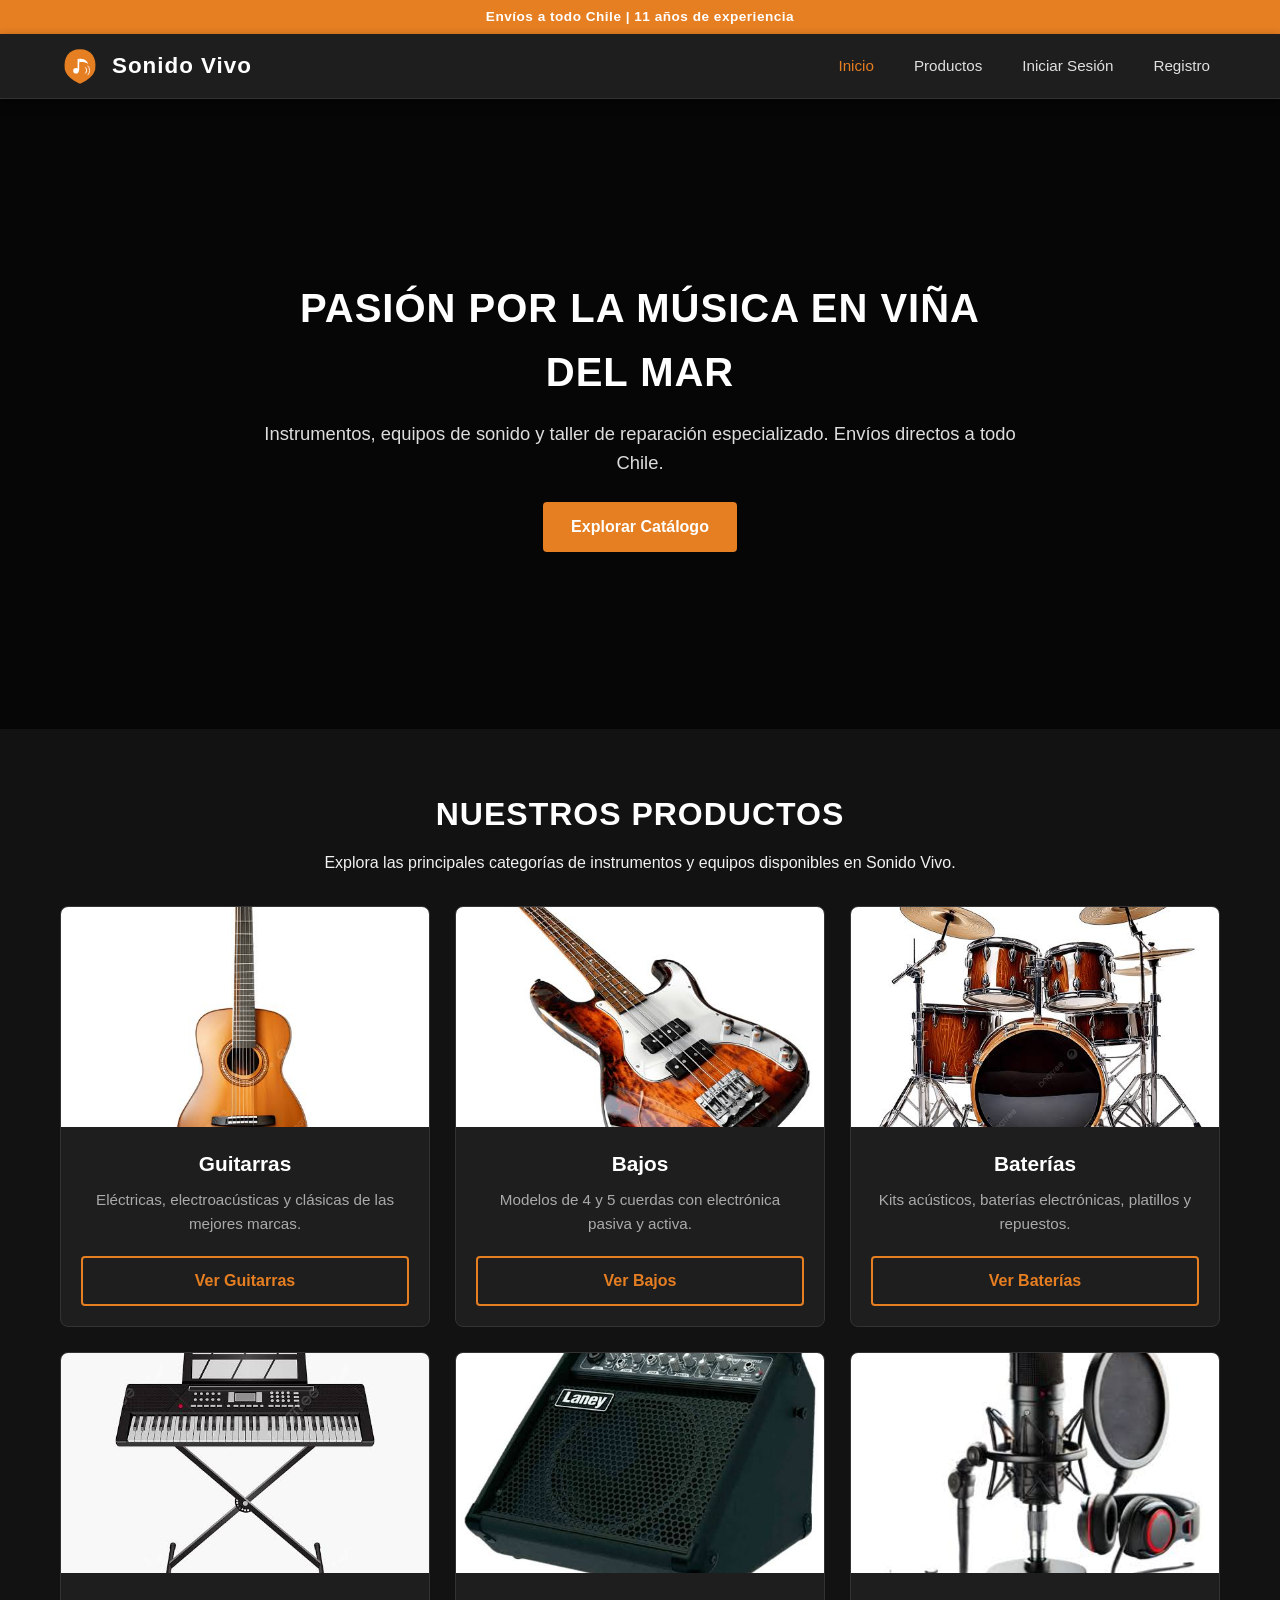
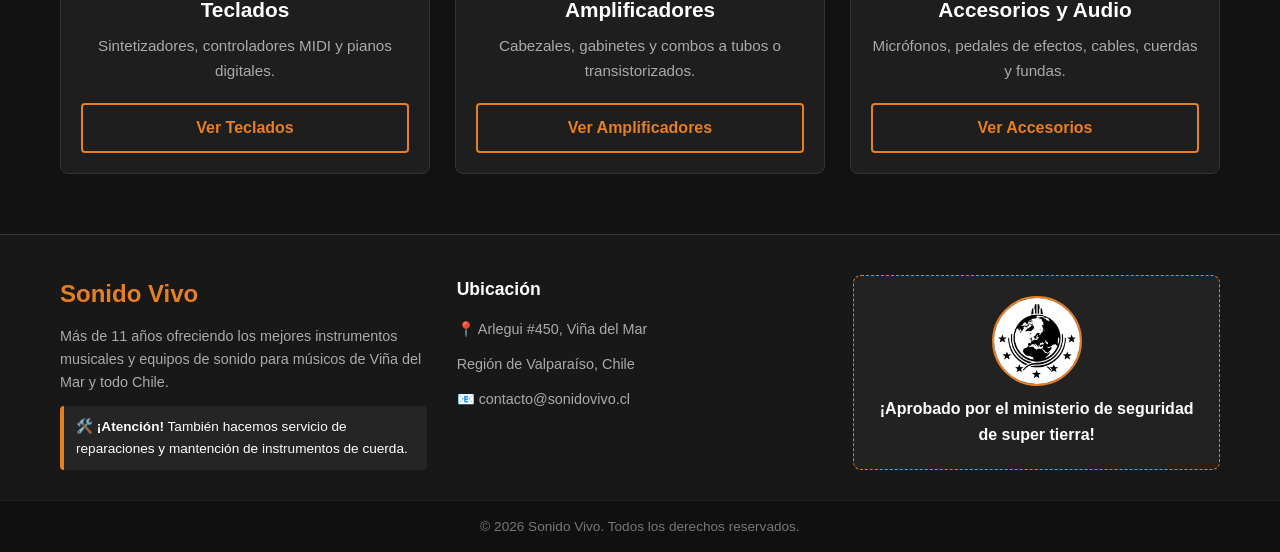
<file: proyecto-grupo-12/index.html>
<!DOCTYPE html>
<html lang="es">
<head>
    <meta charset="UTF-8">
    <meta name="viewport" content="width=device-width, initial-scale=1.0">
    <title>Sonido Vivo</title>
    <link rel="stylesheet" href="css/style.css">
</head>
<body>
    <div class="top-bar">
        <p>Envíos a todo Chile | 11 años de experiencia</p>

    </div>

    <header class="main-header">
        <nav class="navbar">
    
            
            <div class="nav-brand">
                <!-- Espacio reservado para la imagen del logo -->
                 <!-- El concepto de svg me facina cuanto menos, con codigo crea una imagen...como lo estamos haciendo ahora con css -->
                <img src="img/logo.svg" alt="Logo Sonido Vivo" class="logo">
                <span class="brand-name">Sonido Vivo</span>
            </div>

            <!-- Sector del menu de navegacion -->
            <ul class="nav-menu">
                <li><a href="index.html" class="nav-link active">Inicio</a></li>
                <li><a href="productos.html" class="nav-link">Productos</a></li>
                <li><a href="login.html" class="nav-link">Iniciar Sesión</a></li>
                <li><a href="registro.html" class="nav-link">Registro</a></li>
            </ul>

        </nav>
</header>
        <!-- Main por que mi asistente dijo que simon -->
    <main>
        <!-- Una seccion hero se refiere a lo primero que vera el usuario, algo impactante en escena baby-->
        <!-- Seccion de bucle loooooop -->
        <section class="hero-section">
            <!--  video HTML5 -->
            <video autoplay loop muted playsinline class="hero-video">
            <source src="media/banner-video.mp4" type="video/mp4">
            Tu navegador no soporta el formato de video.
            </video>

            <!-- una capa oscura para que se vea mejor -->
            <div class="hero-overlay"></div>

            <!-- Contenido encima del video -->
            <div class="hero-content">
            <h1>Pasión por la Música en Viña del Mar</h1>
            <p>Instrumentos, equipos de sonido y taller de reparación especializado. Envíos directos a todo Chile.</p>
            <a href="productos.html" class="btn-primary">Explorar Catálogo</a>
            </div>
        </section>

        <!-- Sección de catalago -->
  <section class="categories-section">
    <h2>Nuestros Productos</h2>
    <p class="section-subtitle">Explora las principales categorías de instrumentos y equipos disponibles en Sonido Vivo.</p>

    <div class="categories-grid">
      
      <!--  Guitarras -->
      <article class="category-card">
        <img src="img/guitarraCategoria.jpg" alt="Guitarras Eléctricas y Acústicas" class="category-img">
        <div class="category-info">
          <h3>Guitarras</h3>
          <p>Eléctricas, electroacústicas y clásicas de las mejores marcas.</p>
          <a href="productos.html" class="btn-category">Ver Guitarras</a>
        </div>
      </article>

      <!--  Bajos -->
      <article class="category-card">
        <img src="img/bajoCategoria.jpg" alt="Bajos Eléctricos" class="category-img">
        <div class="category-info">
          <h3>Bajos</h3>
          <p>Modelos de 4 y 5 cuerdas con electrónica pasiva y activa.</p>
          <a href="productos.html" class="btn-category">Ver Bajos</a>
        </div>
      </article>

      <!--  Baterías y Percusión -->
      <article class="category-card">
        <img src="img/bateriaCategoria.jpg" alt="Baterías y Percusión" class="category-img">
        <div class="category-info">
          <h3>Baterías</h3>
          <p>Kits acústicos, baterías electrónicas, platillos y repuestos.</p>
          <a href="productos.html" class="btn-category">Ver Baterías</a>
        </div>
      </article>

      <!-- Teclados -->
      <article class="category-card">
        <img src="img/tecladoCategoria.jpg" alt="Teclados y Pianos" class="category-img">
        <div class="category-info">
          <h3>Teclados</h3>
          <p>Sintetizadores, controladores MIDI y pianos digitales.</p>
          <a href="productos.html" class="btn-category">Ver Teclados</a>
        </div>
      </article>

      <!--  Amplificadores -->
      <article class="category-card">
        <img src="img/amplificadorPng.jpg" alt="Amplificadores" class="category-img">
        <div class="category-info">
          <h3>Amplificadores</h3>
          <p>Cabezales, gabinetes y combos a tubos o transistorizados.</p>
          <a href="productos.html" class="btn-category">Ver Amplificadores</a>
        </div>
      </article>

      <!--  Micrófonos, Pedales y Accesorios -->
      <article class="category-card">
        <img src="img/accesoriosCategoria.jpg" alt="Micrófonos, Pedales y Accesorios" class="category-img">
        <div class="category-info">
          <h3>Accesorios y Audio</h3>
          <p>Micrófonos, pedales de efectos, cables, cuerdas y fundas.</p>
          <a href="productos.html" class="btn-category">Ver Accesorios</a>
        </div>
      </article>

    </div>
  </section>

  <!-- Footer-->
<footer class="main-footer">
  <div class="footer-container">
    
    <!-- Información de la Empresa -->
    <div class="footer-column">
      <h3>Sonido Vivo</h3>
      <p class="footer-desc">
        Más de 11 años ofreciendo los mejores instrumentos musicales y equipos de sonido para músicos de Viña del Mar y todo Chile.
      </p>
      <div class="repair-badge">
        <p>🛠️ <strong>¡Atención!</strong> También hacemos servicio de reparaciones y mantención de instrumentos de cuerda.</p>
      </div>
    </div>

    <!--  Ubicación y Contacto -->
    <div class="footer-column">
      <h4>Ubicación</h4>
      <p>📍 Arlegui #450, Viña del Mar</p>
      <p>Región de Valparaíso, Chile</p>
      <p>📧 contacto@sonidovivo.cl</p>
      
    </div>

    <!--Super tierra lo aprueba -->
    <div class="footer-column approval-box">
      <img src="img/SuperTierra.png" alt="Garantía de calidad" class="approval-img">
      <span class="approval-text">¡Aprobado por el ministerio de seguridad de super tierra!</span>
    </div>

  </div>

  <!-- Barra de Derechos Reservados -->
  <div class="footer-bottom">
    <p>&copy; 2026 Sonido Vivo. Todos los derechos reservados.</p>
  </div>
</footer>

    </main>
</body>

</html>
</file>
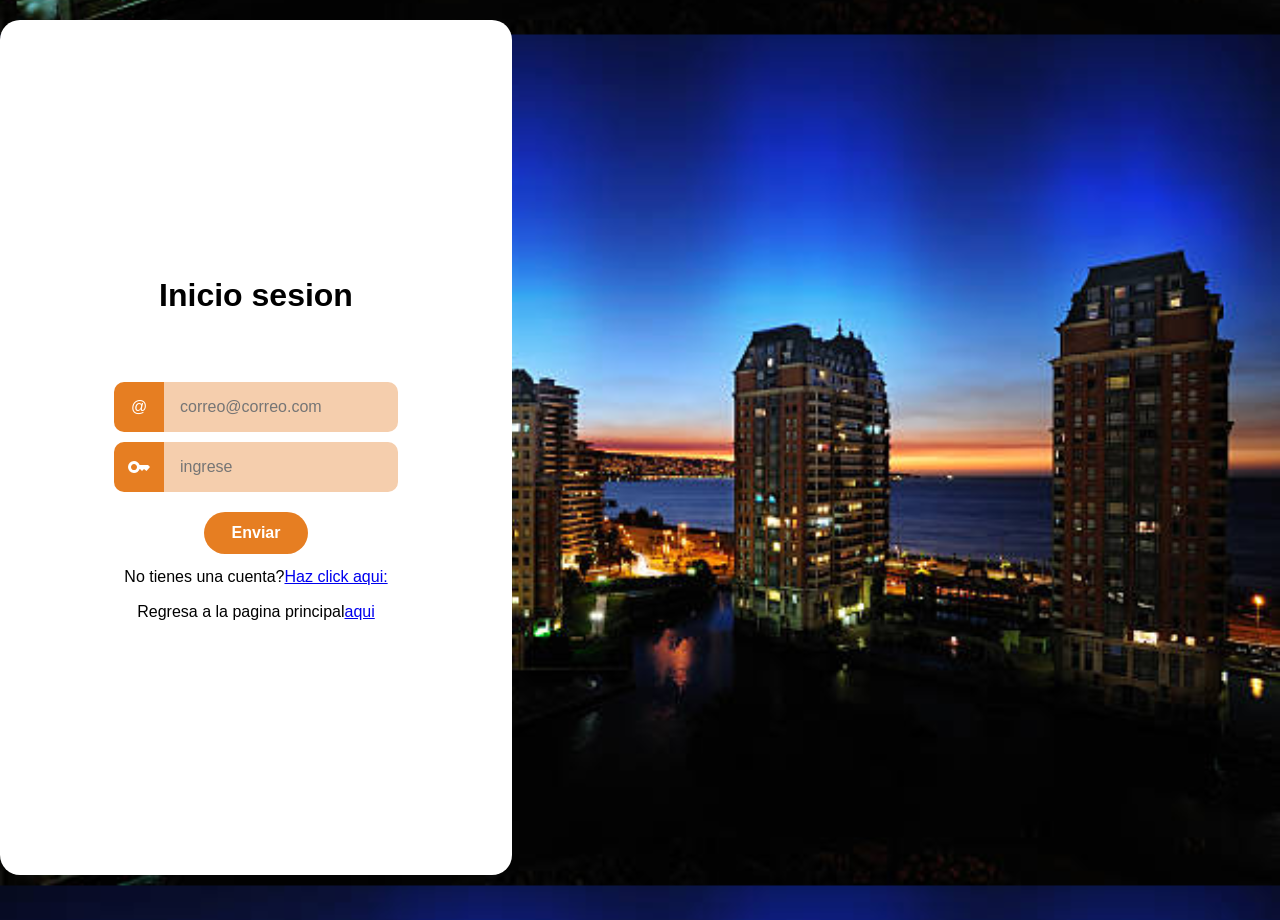
<file: proyecto-grupo-12/login.html>
<!DOCTYPE html>
<html lang="en">
<head>
	<meta charset="UTF-8">
	<meta name="viewport" content="width=device-width, initial-scale=1.0">
	<title>LogIn</title>
	<link rel="stylesheet" href="css/estilos.css">
</head>
<body>
	<main>

		<form action="" class="formulario" id="formulario">
            		<legend class = "legend">Inicio sesion</legend>
			<!-- Grupo: Correo Electronico -->
			<div class = "wrapper"class="formulario__grupo" id="grupo__correo">
				<label for="correo" class="formulario__label"><span style="color:white;">@</span></label>
				<div class="formulario__grupo-input">
					<input type="email" class="formulario__input" name="correo" id="correo" placeholder="correo@correo.com">
					<i class="formulario__validacion-estado fas fa-times-circle"></i>
				</div>
				<p class="formulario__input-error">Correo invalido.</p>
			</div>
			<!-- Grupo: Contraseña -->
			<div class="formulario__grupo" id="grupo__password">
				<label for="password" class="formulario__label"><svg xmlns="http://www.w3.org/2000/svg" height="24px" viewBox="0 -960 960 960" width="24px" fill="#FFFFFF"><path d="M365-395q35-35 35-85t-35-85q-35-35-85-35t-85 35q-35 35-35 85t35 85q35 35 85 35t85-35Zm-85 155q-100 0-170-70T40-480q0-100 70-170t170-70q81 0 141.5 46T506-560h335l79 79-140 160-100-79-80 80-80-80h-14q-25 72-87 116t-139 44Z"/></svg></label>
				<div class="formulario__grupo-input">
					<input type="password" class="formulario__input" name="password" id="password" placeholder="ingrese">
					<i class="formulario__validacion-estado fas fa-times-circle"></i>
				</div>
				<p class="formulario__input-error">Contraseña invalida.</p>
			</div>
			<div class="formulario__mensaje" id="formulario__mensaje">
				<p><i class="fas fa-exclamation-triangle"></i> <b>Error:</b> Error: datos incorrectos. </p>
			</div>

			<div class="formulario__grupo formulario__grupo-btn-enviar">
				<button type="submit" class="formulario__btn">Enviar</button>
				<p class="formulario__mensaje-exito" id="formulario__mensaje-exito">Ingreso exitoso!</p>
			</div>
			<p class = "xee" style="color:black;"> No tienes una cuenta? <a href="signin.html" class = "xee" class="btn-category">Haz click aqui:</a></p>
            <p class = "xee" style="color:black;"> Regresa a la pagina principal <a href="index.html" class = "xee" class="btn-category">aqui</a></p>
		</form>
	</main>

	<script src="js/formulario.js"></script>
</body>
</html>
</file>
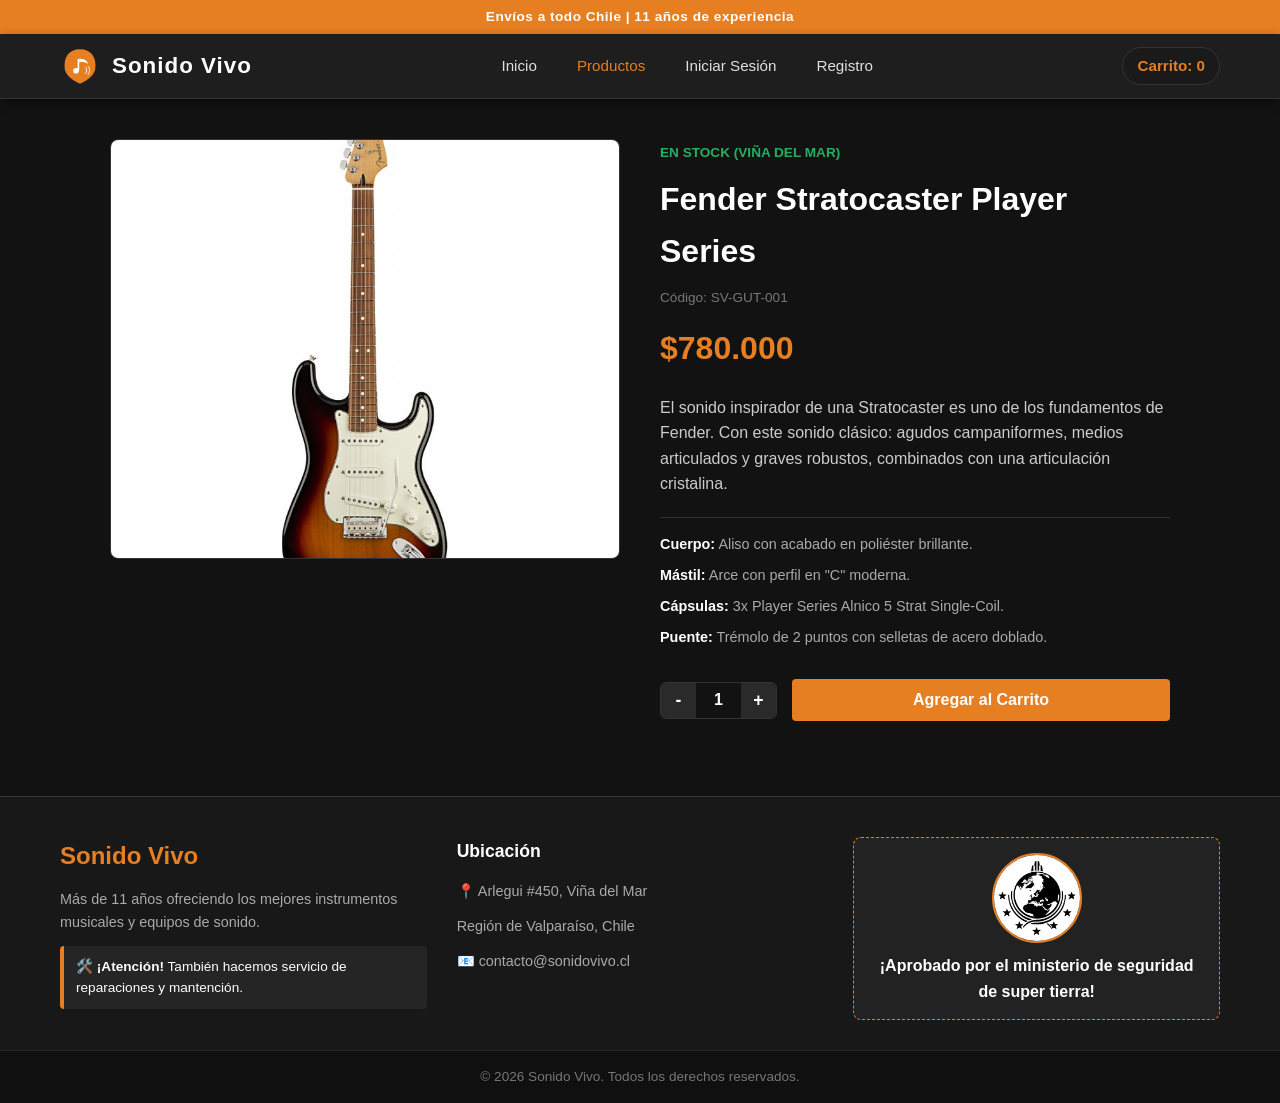
<file: proyecto-grupo-12/producto.html>
<!DOCTYPE html>
<html lang="es">
<head>
  <meta charset="UTF-8">
  <meta name="viewport" content="width=device-width, initial-scale=1.0">
  <title>Fender Stratocaster Player - Sonido Vivo</title>
  <link rel="stylesheet" href="css/style.css">
</head>
<body>

  <!-- Barra superior -->
  <div class="top-bar">
    <p>Envíos a todo Chile | 11 años de experiencia</p>
  </div>

  <!-- Encabezado Sticky con Contador de Carrito -->
  <header class="main-header">
    <nav class="navbar">
      <div class="nav-brand">
        <img src="img/logo.svg" alt="Logo Sonido Vivo" class="logo">
        <span class="brand-name">Sonido Vivo</span>
      </div>
      <ul class="nav-menu">
        <li><a href="index.html" class="nav-link">Inicio</a></li>
        <li><a href="productos.html" class="nav-link active">Productos</a></li>
        <li><a href="login.html" class="nav-link">Iniciar Sesión</a></li>
        <li><a href="registro.html" class="nav-link">Registro</a></li>
      </ul>
      <div class="cart-status">
        Carrito: <span id="cart-count">0</span>
      </div>
    </nav>
  </header>

  <!-- Detalle de Producto -->
  <main class="product-detail-container">
    
    <!-- imagen con Zoom -->
    <section class="product-gallery">
  <div class="zoom-container">
    <img id="main-product-img" src="img/fenderStocoalgo.jpg" alt="Fender Stratocaster Player" class="zoom-img">
  </div>
</section>

    <!-- Información y Acciones -->
    <section class="product-info-panel">
      <span class="stock-tag">En Stock (Viña del Mar)</span>
      <h1>Fender Stratocaster Player Series</h1>
      <p class="sku">Código: SV-GUT-001</p>
      <p class="detail-price">$780.000</p>

      <p class="detail-description">
        El sonido inspirador de una Stratocaster es uno de los fundamentos de Fender. Con este sonido clásico: agudos campaniformes, medios articulados y graves robustos, combinados con una articulación cristalina.
      </p>

      <ul class="specs-list">
        <li><strong>Cuerpo:</strong> Aliso con acabado en poliéster brillante.</li>
        <li><strong>Mástil:</strong> Arce con perfil en "C" moderna.</li>
        <li><strong>Cápsulas:</strong> 3x Player Series Alnico 5 Strat Single-Coil.</li>
        <li><strong>Puente:</strong> Trémolo de 2 puntos con selletas de acero doblado.</li>
      </ul>

      <!-- Control de Cantidad y Carrito -->
      <div class="purchase-controls">
        <div class="quantity-selector">
          <button type="button" id="btn-minus" class="qty-btn">-</button>
          <input type="number" id="qty-input" value="1" min="1" max="10" readonly>
          <button type="button" id="btn-plus" class="qty-btn">+</button>
        </div>

        <button type="button" id="btn-add-cart" class="btn-primary btn-cart">
          Agregar al Carrito
        </button>
      </div>

      <!-- Mensaje de confirmación en JS -->
      <div id="cart-message" class="cart-message hidden">
        ¡Producto agregado al carrito con éxito! 🎸
      </div>
    </section>

  </main>

  <!-- Pie de Página -->
  <footer class="main-footer">
    <div class="footer-container">
      <div class="footer-column">
        <h3>Sonido Vivo</h3>
        <p class="footer-desc">Más de 11 años ofreciendo los mejores instrumentos musicales y equipos de sonido.</p>
        <div class="repair-badge">
          <p>🛠️ <strong>¡Atención!</strong> También hacemos servicio de reparaciones y mantención.</p>
        </div>
      </div>
      <div class="footer-column">
        <h4>Ubicación</h4>
        <p>📍 Arlegui #450, Viña del Mar</p>
        <p>Región de Valparaíso, Chile</p>
        <p>📧 contacto@sonidovivo.cl</p>
      </div>
      <div class="footer-column approval-box">
        <img src="img/SuperTierra.png" alt="Garantía de calidad" class="approval-img">
        <span class="approval-text">¡Aprobado por el ministerio de seguridad de super tierra!</span>
      </div>
    </div>
    <div class="footer-bottom">
      <p>&copy; 2026 Sonido Vivo. Todos los derechos reservados.</p>
    </div>
  </footer>

  <!-- Archivo JavaScript -->
  <script src="js/producto.js"></script>
</body>
</html>
</file>
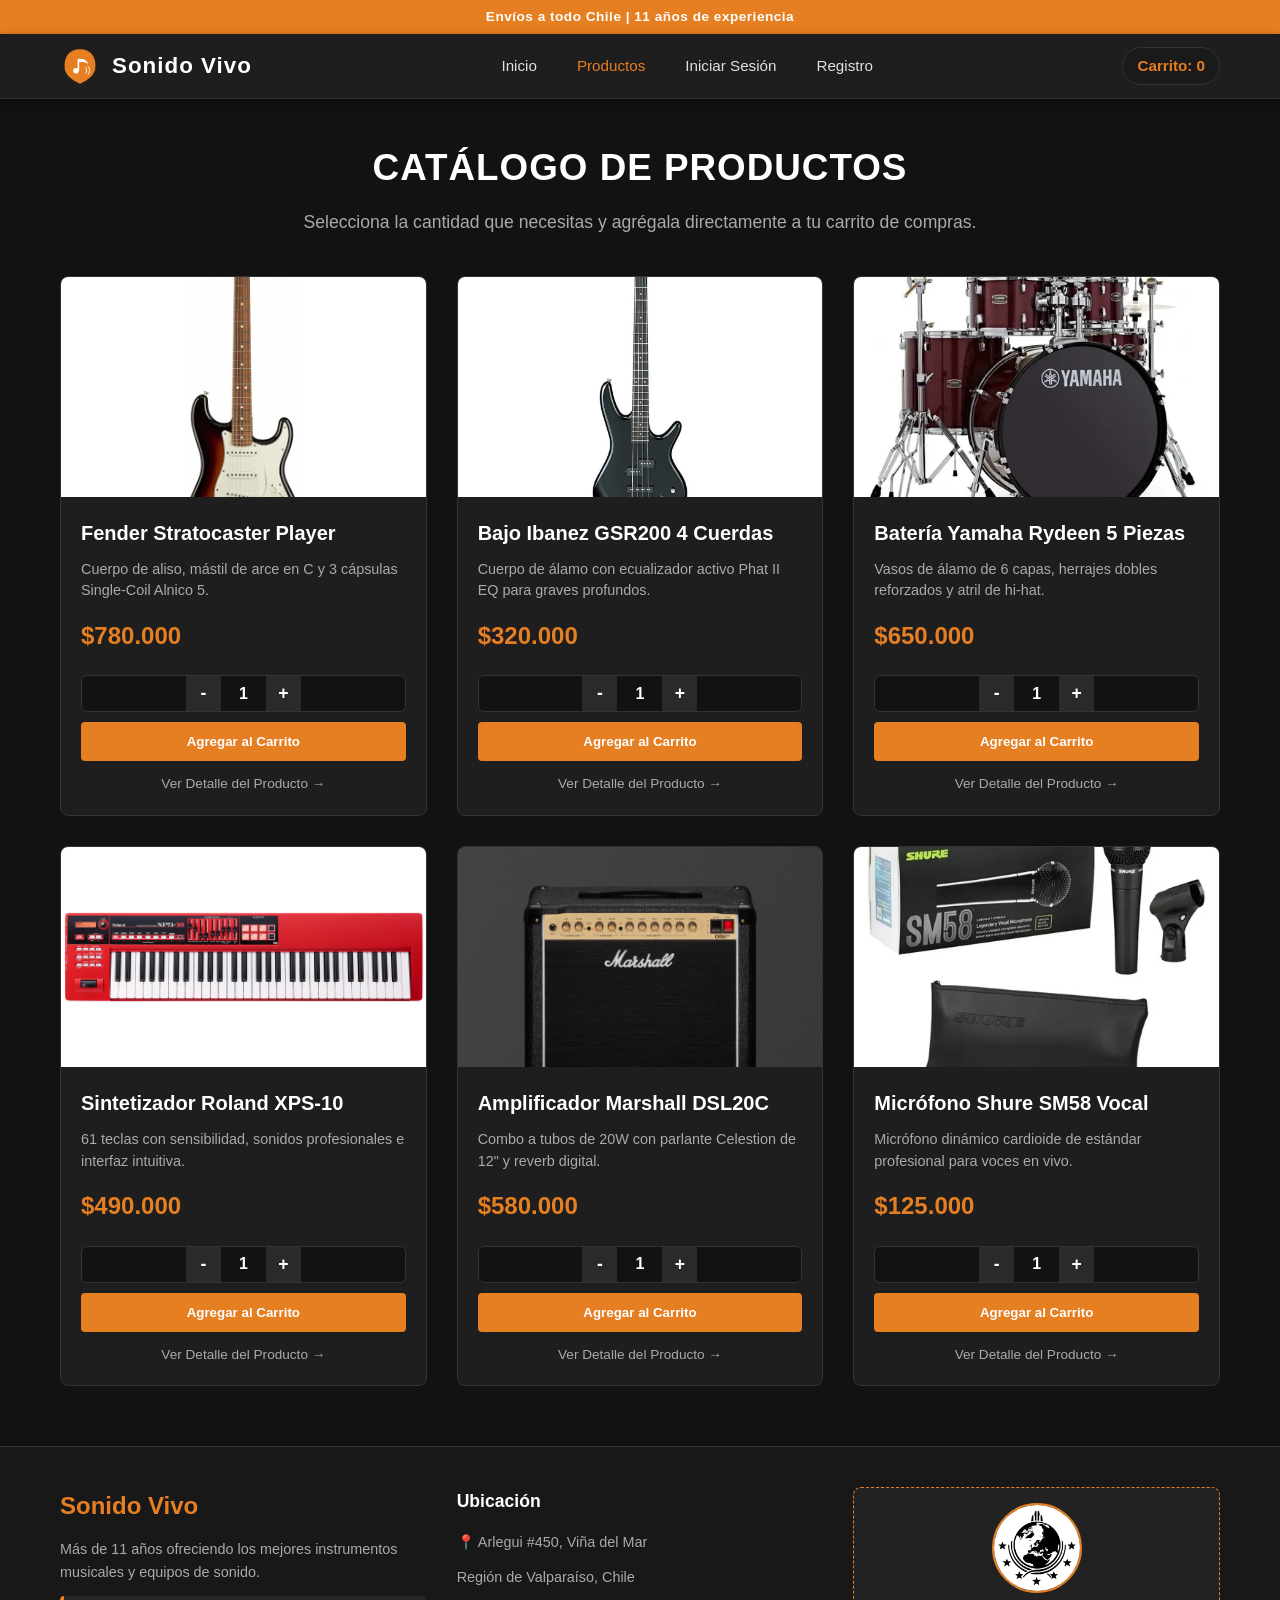
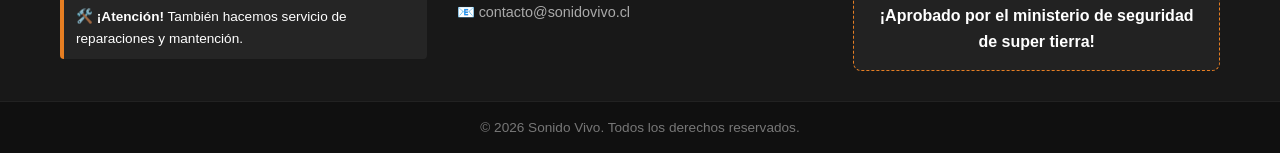
<file: proyecto-grupo-12/productos.html>
<!DOCTYPE html>
<html lang="es">
<head>
  <meta charset="UTF-8">
  <meta name="viewport" content="width=device-width, initial-scale=1.0">
  <title>Catálogo de Productos - Sonido Vivo</title>
  <link rel="stylesheet" href="css/style.css">
</head>
<body>

  <!-- Barra superior -->
  <div class="top-bar">
    <p>Envíos a todo Chile | 11 años de experiencia</p>
  </div>

  <!-- Encabezado Sticky con Contador de Carrito -->
  <header class="main-header">
    <nav class="navbar">
      <div class="nav-brand">
        <img src="img/logo.svg" alt="Logo Sonido Vivo" class="logo">
        <span class="brand-name">Sonido Vivo</span>
      </div>
      <ul class="nav-menu">
        <li><a href="index.html" class="nav-link">Inicio</a></li>
        <li><a href="productos.html" class="nav-link active">Productos</a></li>
        <li><a href="login.html" class="nav-link">Iniciar Sesión</a></li>
        <li><a href="registro.html" class="nav-link">Registro</a></li>
      </ul>
      <div class="cart-status">
       Carrito: <span id="cart-count">0</span>
      </div>
    </nav>
  </header>

  <!-- Contenido Principal -->
  <main class="catalog-container">
    <section class="catalog-header">
      <h1>Catálogo de Productos</h1>
      <p>Selecciona la cantidad que necesitas y agrégala directamente a tu carrito de compras.</p>
    </section>

    <section class="catalog-grid">

      <!-- Producto 1 -->
      <article class="product-card">
        <img src="img/fenderStocoalgo.jpg" alt="Guitarra Fender Stratocaster" class="product-img">
        <div class="product-content">
          <h3>Fender Stratocaster Player</h3>
          <p class="product-desc">Cuerpo de aliso, mástil de arce en C y 3 cápsulas Single-Coil Alnico 5.</p>
          <span class="product-price">$780.000</span>
          
          <div class="card-controls">
            <div class="quantity-selector">
              <button type="button" class="btn-qty minus">-</button>
              <input type="number" class="qty-input" value="1" min="1" max="10" readonly>
              <button type="button" class="btn-qty plus">+</button>
            </div>
            <button type="button" class="btn-primary btn-add-cart">Agregar al Carrito</button>
          </div>
          
          <a href="producto.html" class="btn-detail-link">Ver Detalle del Producto &rarr;</a>
        </div>
      </article>

      <!-- Producto 2 -->
      <article class="product-card">
        <img src="img/bajo-ibanez.webp" alt="Bajo Eléctrico Ibanez" class="product-img">
        <div class="product-content">
          <h3>Bajo Ibanez GSR200 4 Cuerdas</h3>
          <p class="product-desc">Cuerpo de álamo con ecualizador activo Phat II EQ para graves profundos.</p>
          <span class="product-price">$320.000</span>
          
          <div class="card-controls">
            <div class="quantity-selector">
              <button type="button" class="btn-qty minus">-</button>
              <input type="number" class="qty-input" value="1" min="1" max="10" readonly>
              <button type="button" class="btn-qty plus">+</button>
            </div>
            <button type="button" class="btn-primary btn-add-cart">Agregar al Carrito</button>
          </div>
          
          <a href="producto.html" class="btn-detail-link">Ver Detalle del Producto &rarr;</a>
        </div>
      </article>

      <!-- Producto 3 -->
      <article class="product-card">
        <img src="img/bateriaYamahua.webp" alt="Batería Acústica Yamaha" class="product-img">
        <div class="product-content">
          <h3>Batería Yamaha Rydeen 5 Piezas</h3>
          <p class="product-desc">Vasos de álamo de 6 capas, herrajes dobles reforzados y atril de hi-hat.</p>
          <span class="product-price">$650.000</span>
          
          <div class="card-controls">
            <div class="quantity-selector">
              <button type="button" class="btn-qty minus">-</button>
              <input type="number" class="qty-input" value="1" min="1" max="10" readonly>
              <button type="button" class="btn-qty plus">+</button>
            </div>
            <button type="button" class="btn-primary btn-add-cart">Agregar al Carrito</button>
          </div>
          
          <a href="producto.html" class="btn-detail-link">Ver Detalle del Producto &rarr;</a>
        </div>
      </article>

      <!-- Producto 4 -->
      <article class="product-card">
        <img src="img/ROLAND_XPS10_RD.jpg" alt="Sintetizador Roland" class="product-img">
        <div class="product-content">
          <h3>Sintetizador Roland XPS-10</h3>
          <p class="product-desc">61 teclas con sensibilidad, sonidos profesionales e interfaz intuitiva.</p>
          <span class="product-price">$490.000</span>
          
          <div class="card-controls">
            <div class="quantity-selector">
              <button type="button" class="btn-qty minus">-</button>
              <input type="number" class="qty-input" value="1" min="1" max="10" readonly>
              <button type="button" class="btn-qty plus">+</button>
            </div>
            <button type="button" class="btn-primary btn-add-cart">Agregar al Carrito</button>
          </div>
          
          <a href="producto.html" class="btn-detail-link">Ver Detalle del Producto &rarr;</a>
        </div>
      </article>

      <!-- Producto 5 -->
      <article class="product-card">
        <img src="img/amp_marshal.jpg" alt="Amplificador Marshall" class="product-img">
        <div class="product-content">
          <h3>Amplificador Marshall DSL20C</h3>
          <p class="product-desc">Combo a tubos de 20W con parlante Celestion de 12" y reverb digital.</p>
          <span class="product-price">$580.000</span>
          
          <div class="card-controls">
            <div class="quantity-selector">
              <button type="button" class="btn-qty minus">-</button>
              <input type="number" class="qty-input" value="1" min="1" max="10" readonly>
              <button type="button" class="btn-qty plus">+</button>
            </div>
            <button type="button" class="btn-primary btn-add-cart">Agregar al Carrito</button>
          </div>
          
          <a href="producto.html" class="btn-detail-link">Ver Detalle del Producto &rarr;</a>
        </div>
      </article>

      <!-- Producto 6 -->
      <article class="product-card">
        <img src="img/mic_shure.webp" alt="Micrófono Shure SM58" class="product-img">
        <div class="product-content">
          <h3>Micrófono Shure SM58 Vocal</h3>
          <p class="product-desc">Micrófono dinámico cardioide de estándar profesional para voces en vivo.</p>
          <span class="product-price">$125.000</span>
          
          <div class="card-controls">
            <div class="quantity-selector">
              <button type="button" class="btn-qty minus">-</button>
              <input type="number" class="qty-input" value="1" min="1" max="10" readonly>
              <button type="button" class="btn-qty plus">+</button>
            </div>
            <button type="button" class="btn-primary btn-add-cart">Agregar al Carrito</button>
          </div>
          
          <a href="producto.html" class="btn-detail-link">Ver Detalle del Producto &rarr;</a>
        </div>
      </article>

    </section>
  </main>

  <!-- Pie de Página -->
  <footer class="main-footer">
    <div class="footer-container">
      <div class="footer-column">
        <h3>Sonido Vivo</h3>
        <p class="footer-desc">Más de 11 años ofreciendo los mejores instrumentos musicales y equipos de sonido.</p>
        <div class="repair-badge">
          <p>🛠️ <strong>¡Atención!</strong> También hacemos servicio de reparaciones y mantención.</p>
        </div>
      </div>
      <div class="footer-column">
        <h4>Ubicación</h4>
        <p>📍 Arlegui #450, Viña del Mar</p>
        <p>Región de Valparaíso, Chile</p>
        <p>📧 contacto@sonidovivo.cl</p>
      </div>
      <div class="footer-column approval-box">
        <img src="img/SuperTierra.png" alt="Garantía de calidad" class="approval-img">
        <span class="approval-text">¡Aprobado por el ministerio de seguridad de super tierra!</span>
      </div>
    </div>
    <div class="footer-bottom">
      <p>&copy; 2026 Sonido Vivo. Todos los derechos reservados.</p>
    </div>
  </footer>

  <script src="js/catalogo.js"></script>
</body>
</html>
</file>
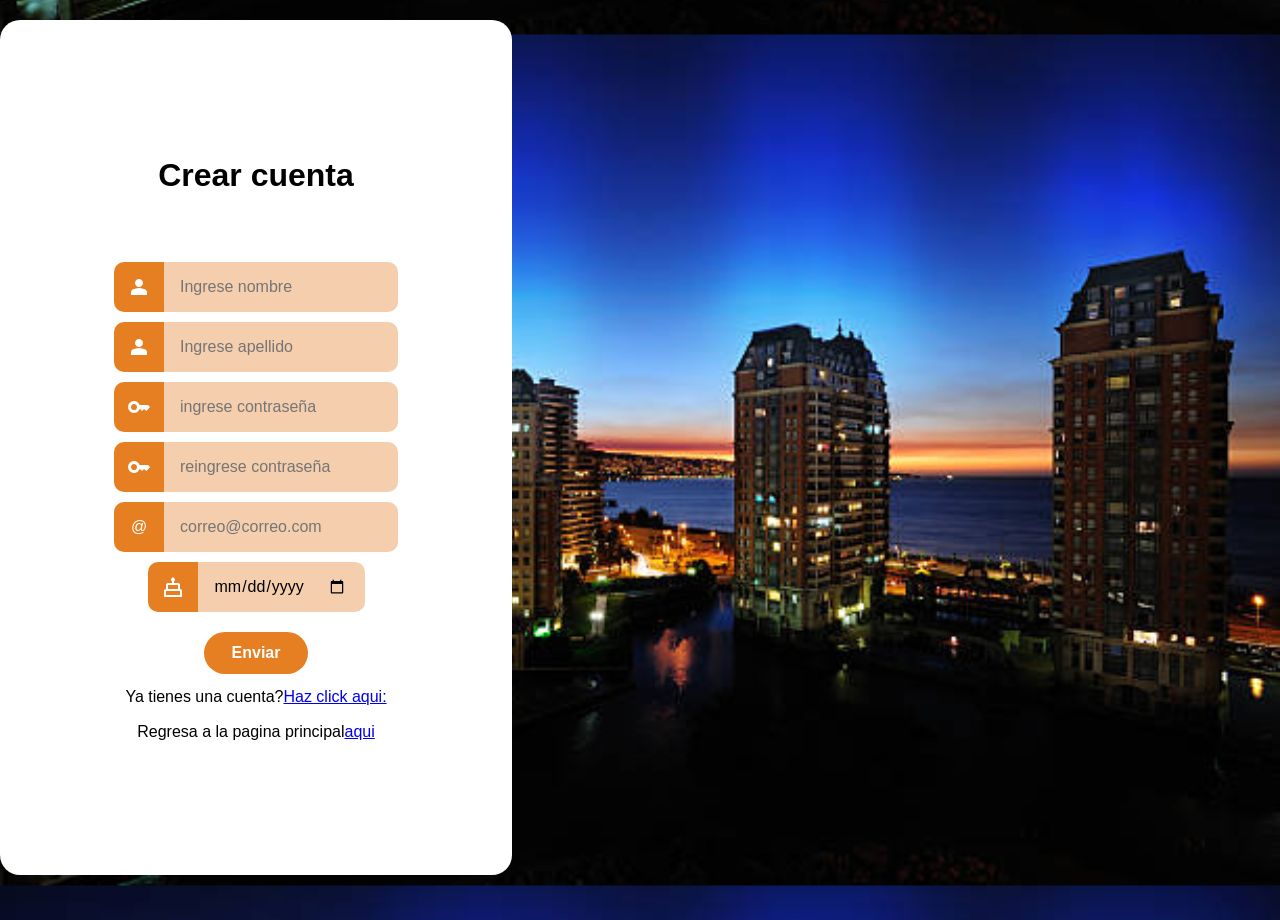
<file: proyecto-grupo-12/signin.html>
<!DOCTYPE html>
<html lang="en">
<head>
	<meta charset="UTF-8">
	<meta name="viewport" content="width=device-width, initial-scale=1.0">
	<title>SignIn</title>
	<link rel="stylesheet" href="css/estilos.css">
</head>
<body>
	<main>
		<form action="" class="formulario" id="formulario">
					<legend class = "legend">Crear cuenta</legend>
			<!-- Grupo: Nombre -->
			<div class="formulario__grupo" id="grupo__nombre">
				<label for="nombre" class="formulario__label"><svg xmlns="http://www.w3.org/2000/svg" height="24px" viewBox="0 -960 960 960" width="24px" fill="#FFFFFF"><path d="M367-527q-47-47-47-113t47-113q47-47 113-47t113 47q47 47 47 113t-47 113q-47 47-113 47t-113-47ZM160-160v-112q0-34 17.5-62.5T224-378q62-31 126-46.5T480-440q66 0 130 15.5T736-378q29 15 46.5 43.5T800-272v112H160Z"/></svg></label>
				<div class="formulario__grupo-input">
					<input type="text" class="formulario__input" name="nombre" id="nombre" placeholder="Ingrese nombre">
					<i class="formulario__validacion-estado fas fa-times-circle"></i>
				</div>
				<p class="formulario__input-error">El nombre tiene que ser de 4 a 16 caracteres y exclusivamente letras.</p>
			</div>

			<!-- Grupo: Apellido -->
			<div class="formulario__grupo" id="grupo__apellido">
				<label for="apellido" class="formulario__label"><svg xmlns="http://www.w3.org/2000/svg" height="24px" viewBox="0 -960 960 960" width="24px" fill="#FFFFFF"><path d="M367-527q-47-47-47-113t47-113q47-47 113-47t113 47q47 47 47 113t-47 113q-47 47-113 47t-113-47ZM160-160v-112q0-34 17.5-62.5T224-378q62-31 126-46.5T480-440q66 0 130 15.5T736-378q29 15 46.5 43.5T800-272v112H160Z"/></svg></label>
				<div class="formulario__grupo-input">
					<input type="text" class="formulario__input" name="apellido" id="apellido" placeholder="Ingrese apellido">
					<i class="formulario__validacion-estado fas fa-times-circle"></i>
				</div>
				<p class="formulario__input-error">El apellido tiene que ser de 4 a 16 dígitos y exclusivamente letras.</p>
			</div>

			<!-- Grupo: Contraseña -->
			<div class="formulario__grupo" id="grupo__password">
				<label for="password" class="formulario__label"><svg xmlns="http://www.w3.org/2000/svg" height="24px" viewBox="0 -960 960 960" width="24px" fill="#FFFFFF"><path d="M365-395q35-35 35-85t-35-85q-35-35-85-35t-85 35q-35 35-35 85t35 85q35 35 85 35t85-35Zm-85 155q-100 0-170-70T40-480q0-100 70-170t170-70q81 0 141.5 46T506-560h335l79 79-140 160-100-79-80 80-80-80h-14q-25 72-87 116t-139 44Z"/></svg></label>
				<div class="formulario__grupo-input">
					<input type="password" class="formulario__input" name="password" id="password" placeholder="ingrese contraseña">
					<i class="formulario__validacion-estado fas fa-times-circle"></i>
				</div>
				<p class="formulario__input-error">La contraseña tiene que ser de 4 a 12 dígitos.</p>
			</div>

			<!-- Grupo: Contraseña 2 -->
			<div class="formulario__grupo" id="grupo__password2">
				<label for="password2" class="formulario__label"><svg xmlns="http://www.w3.org/2000/svg" height="24px" viewBox="0 -960 960 960" width="24px" fill="#FFFFFF"><path d="M365-395q35-35 35-85t-35-85q-35-35-85-35t-85 35q-35 35-35 85t35 85q35 35 85 35t85-35Zm-85 155q-100 0-170-70T40-480q0-100 70-170t170-70q81 0 141.5 46T506-560h335l79 79-140 160-100-79-80 80-80-80h-14q-25 72-87 116t-139 44Z"/></svg></label>
				<div class="formulario__grupo-input">
					<input type="password" class="formulario__input" name="password2" id="password2" placeholder="reingrese contraseña">
					<i class="formulario__validacion-estado fas fa-times-circle"></i>
				</div>
				<p class="formulario__input-error">Ambas contraseñas deben ser iguales.</p>
			</div>

			<!-- Grupo: Correo Electronico -->
			<div class="formulario__grupo" id="grupo__correo">
				<label for="correo" class="formulario__label"><span style="color:white;">@</span></label>
				<div class="formulario__grupo-input">
					<input type="email" class="formulario__input" name="correo" id="correo" placeholder="correo@correo.com">
					<i class="formulario__validacion-estado fas fa-times-circle"></i>
				</div>
				<p class="formulario__input-error">El correo solo puede contener letras, numeros, puntos, guiones y guion bajo.</p>

			</div>

						<div class="formulario__grupo">
				<label for="fnac" class="formulario__label"><svg xmlns="http://www.w3.org/2000/svg" height="24px" viewBox="0 -960 960 960" width="24px" fill="#FFFFFF"><path d="M160-80q-17 0-28.5-11.5T120-120v-200q0-33 23.5-56.5T200-400v-160q0-33 23.5-56.5T280-640h160v-58q-18-12-29-29t-11-41q0-15 6-29.5t18-26.5l56-56 56 56q12 12 18 26.5t6 29.5q0 24-11 41t-29 29v58h160q33 0 56.5 23.5T760-560v160q33 0 56.5 23.5T840-320v200q0 17-11.5 28.5T800-80H160Zm120-320h400v-160H280v160Zm-80 240h560v-160H200v160Zm80-240h400-400Zm-80 240h560-560Zm560-240H200h560Z"/></svg></label>
				<div class="formulario__grupo-input">
					<input type="date" class="formulario__input" name="fnac" id="fnac">
					<i class="formulario__validacion-estado fas fa-times-circle"></i>
				</div>

			</div>
			<div class="formulario__mensaje" id="formulario__mensaje">
				<p><i class="fas fa-exclamation-triangle"></i> <b>Error:</b> Error: Aun hay datos incorrectos. </p>
			</div>

			<div class="formulario__grupo formulario__grupo-btn-enviar">
				<button type="submit" class="formulario__btn">Enviar</button>
				<p class="formulario__mensaje-exito" id="formulario__mensaje-exito">Su cuenta ha sido creada correctamente!</p>
			</div>
			<p class = "xee" style="color:black;"> Ya tienes una cuenta? <a href="login.html" class = "xee" class="btn-category">Haz click aqui:</a></p>
            <p class = "xee" style="color:black;"> Regresa a la pagina principal <a href="index.html" class = "xee" class="btn-category">aqui</a></p>
		</form>
	</main>

	<script src="js/formulario.js"></script>
</body>
</html>
</file>
<file: proyecto-grupo-12/css/style.css>
/* ==================================================
   VARIABLES GLOBALES Y RESET
:root: Pseudo-clase que representa la raíz del documento HTML
box-sizing: border-box: Configuración de reseteo que incluye el relleno (padding) y el borde dentro del ancho y alto total del elemento
display: flex: Sistema de maquetación unidimensional, permite distribuir de forma flexible elementos ...bruh
display: grid: Sistema de maquetación bidimensional (filas y columnas simultáneas).

gap: marca de ropa bien mala . Controla el espacio uniforme entre elementos dentro de un contenedor Flexbox o Grid
================================================== */
:root {
  --primary: #e67e22;
  --primary-hover: #d35400;
  --success: #27ae60;
  --bg-main: #121212;
  --bg-card: #1e1e1e;
  --bg-footer: #181818;
  --border-color: #333333;
  --text-light: #ffffff;
  --text-muted: #aaaaaa;
  --font-main: 'Segoe UI', Tahoma, Geneva, Verdana, sans-serif;
  --transition: 0.3s ease;
}

* {
  margin: 0;
  padding: 0;
  box-sizing: border-box;
}

body {
  font-family: var(--font-main);
  background-color: var(--bg-main);
  color: #f1f1f1;
  line-height: 1.6;
}

/* ==================================================
   2. NAVEGACIÓN Y ENCABEZADO 
   position: sticky: Permite que un elemento (como la barra superior) acompañe el desplazamiento del scroll

   position: relative / absolute: Permite posicionar elementos libremente. 
   relative establece el marco de referencia y absolute ubica el elemento en coordenadas exactas dentro de ese marco (para superponer sobre el video e imagenes)
================================================== */
.top-bar {
  background-color: var(--primary);
  color: var(--text-light);
  text-align: center;
  padding: 6px 12px;
  font-size: 0.85rem;
  font-weight: 600;
  letter-spacing: 0.5px;
}

.main-header {
  position: sticky;
  top: 0;
  z-index: 1000;
  background-color: var(--bg-card);
  box-shadow: 0 4px 10px rgba(0, 0, 0, 0.4);
  border-bottom: 1px solid var(--border-color);
}

.navbar {
  display: flex;
  justify-content: space-between;
  align-items: center;
  max-width: 1200px;
  margin: 0 auto;
  padding: 12px 20px;
}

.nav-brand {
  display: flex;
  align-items: center;
  gap: 12px;
}

.logo {
  height: 40px;
  width: auto;
  object-fit: contain;
}

.brand-name {
  font-size: 1.4rem;
  font-weight: 700;
  color: var(--text-light);
  letter-spacing: 1px;
}

.nav-menu {
  display: flex;
  list-style: none;
  gap: 20px;
  align-items: center;
}

.nav-link {
  color: #e0e0e0;
  text-decoration: none;
  font-size: 0.95rem;
  font-weight: 500;
  transition: color var(--transition);
  padding: 6px 10px;
}

.nav-link:hover,
.nav-link.active {
  color: var(--primary);
}

.cart-status {
  color: var(--primary);
  font-weight: 700;
  font-size: 0.95rem;
  background-color: #1a1a1a;
  padding: 6px 14px;
  border-radius: 20px;
  border: 1px solid var(--border-color);
}

/* ==================================================
   3. COMPONENTES REUTILIZABLES (BOTONES Y SELECTORES)
================================================== */
.btn-primary {
  display: inline-block;
  background-color: var(--primary);
  color: var(--text-light);
  padding: 12px 28px;
  text-decoration: none;
  font-weight: 600;
  border: none;
  border-radius: 4px;
  cursor: pointer;
  transition: background-color var(--transition), transform 0.2s ease;
}

.btn-primary:hover {
  background-color: var(--primary-hover);
  transform: translateY(-2px);
}

/* Selector de Cantidad Reutilizable */
.quantity-selector {
  display: flex;
  align-items: center;
  justify-content: center;
  background-color: var(--bg-main);
  border: 1px solid var(--border-color);
  border-radius: 6px;
  overflow: hidden;
}

.btn-qty, .qty-btn {
  background-color: #2a2a2a;
  color: var(--text-light);
  border: none;
  width: 35px;
  height: 35px;
  font-size: 1.1rem;
  font-weight: bold;
  cursor: pointer;
  transition: background-color 0.2s ease;
}

.btn-qty:hover, .qty-btn:hover {
  background-color: var(--primary);
}

.qty-input, .quantity-selector input[type="number"] {
  width: 45px;
  background-color: transparent;
  border: none;
  color: var(--text-light);
  text-align: center;
  font-weight: 700;
  font-size: 1rem;
  outline: none;
  -moz-appearance: textfield;
}

.quantity-selector input[type="number"]::-webkit-outer-spin-button,
.quantity-selector input[type="number"]::-webkit-inner-spin-button {
  -webkit-appearance: none;
  margin: 0;
}

/* ==================================================
   4. INICIO (index.html)
   object-fit: cover: Escala una imagen o video para llenar todo su contenedor manteniendo 
   sus proporciones originales, evitando que se estire o distorsione.

   overflow: hidden: Oculta cualquier contenido que supere los bordes de su contenedor. (para que el zoom no se salga del recuadro)
transition: Crea animaciones fluidas al cambiar entre estados (por ejemplo, cuando un botón pasa de su estado normal al color de enfocar).

================================================== */
/* Hero Section 
Hero = Lo primero que vera el usuario en la pagina, lo mas impactante.

transform: Aplica efectos geométricos como escalar (scale) para aumentar el 
tamaño o trasladar (translateY) para elevar un elemento visualmente.

:hover: Pseudo-clase que activa estilos únicamente cuando el cursor del usuario se encuentra sobre un elemento interactivo. ( Poner el mause encima*/

.hero-section {
  position: relative;
  width: 100%;
  height: 70vh;
  min-height: 400px;
  display: flex;
  justify-content: center;
  align-items: center;
  text-align: center;
  overflow: hidden;
}

.hero-video {
  position: absolute;
  top: 50%;
  left: 50%;
  min-width: 100%;
  min-height: 100%;
  transform: translate(-50%, -50%);
  object-fit: cover;
  z-index: 1;
}

.hero-overlay {
  position: absolute;
  top: 0;
  left: 0;
  width: 100%;
  height: 100%;
  background: rgba(0, 0, 0, 0.65);
  z-index: 2;
}

.hero-content {
  position: relative;
  z-index: 3;
  max-width: 800px;
  padding: 0 20px;
}

.hero-content h1 {
  font-size: 2.5rem;
  font-weight: 800;
  margin-bottom: 15px;
  color: var(--text-light);
  text-transform: uppercase;
  letter-spacing: 1px;
}

.hero-content p {
  font-size: 1.15rem;
  margin-bottom: 25px;
  color: #dddddd;
}

/* Categorías */
.categories-section {
  max-width: 1200px;
  margin: 60px auto;
  padding: 0 20px;
  text-align: center;
}

.categories-section h2 {
  font-size: 2rem;
  color: var(--text-light);
  margin-bottom: 10px;
  text-transform: uppercase;
  letter-spacing: 1px;
}
/*
grid-template-columns: Define la cantidad y tamaño de las columnas. 
La función repeat(auto-fit, minmax(280px, 1fr)) permite que la cuadrícula adapte automáticamente 
el número de columnas según el tamaño de la pantalla
*/
.categories-grid {
  display: grid;
  grid-template-columns: repeat(auto-fit, minmax(320px, 1fr));
  gap: 25px;
  margin-top: 30px;
}

.category-card {
  background-color: var(--bg-card);
  border: 1px solid var(--border-color);
  border-radius: 8px;
  overflow: hidden;
  display: flex;
  flex-direction: column;
  transition: transform var(--transition), border-color var(--transition), box-shadow var(--transition);
}

.category-card:hover {
  transform: translateY(-6px);
  border-color: var(--primary);
  box-shadow: 0 8px 20px rgba(230, 126, 34, 0.2);
}

.category-img {
  width: 100%;
  height: 220px;
  object-fit: cover;
  transition: transform 0.5s ease;
}

.category-card:hover .category-img {
  transform: scale(1.05);
}

.category-info {
  padding: 20px;
  display: flex;
  flex-direction: column;
  flex-grow: 1;
}

.category-info h3 {
  font-size: 1.3rem;
  color: var(--text-light);
  margin-bottom: 8px;
}

.category-info p {
  font-size: 0.95rem;
  color: var(--text-muted);
  margin-bottom: 20px;
  flex-grow: 1;
}

.btn-category {
  display: inline-block;
  background-color: transparent;
  color: var(--primary);
  border: 2px solid var(--primary);
  padding: 10px 18px;
  text-decoration: none;
  font-weight: 600;
  border-radius: 4px;
  transition: background-color var(--transition), color var(--transition);
}

.btn-category:hover {
  background-color: var(--primary);
  color: var(--text-light);
}

/* ==================================================
   5. CATÁLOGO DE PRODUCTOS (productos.html)
================================================== */
.catalog-container {
  max-width: 1200px;
  margin: 40px auto;
  padding: 0 20px;
}

.catalog-header {
  text-align: center;
  margin-bottom: 40px;
}

.catalog-header h1 {
  font-size: 2.3rem;
  color: var(--text-light);
  margin-bottom: 10px;
  text-transform: uppercase;
  letter-spacing: 1px;
}

.catalog-header p {
  color: var(--text-muted);
  font-size: 1.1rem;
  max-width: 800px;
  margin: 0 auto;
}

.catalog-grid {
  display: grid;
  grid-template-columns: repeat(auto-fit, minmax(280px, 1fr));
  gap: 30px;
}

.product-card {
  background-color: var(--bg-card);
  border: 1px solid var(--border-color);
  border-radius: 8px;
  overflow: hidden;
  display: flex;
  flex-direction: column;
  transition: transform var(--transition), border-color var(--transition), box-shadow var(--transition);
}

.product-card:hover {
  transform: translateY(-6px);
  border-color: var(--primary);
  box-shadow: 0 8px 20px rgba(230, 126, 34, 0.2);
}

.product-img {
  width: 100%;
  height: 220px;
  object-fit: cover;
}

.product-content {
  padding: 20px;
  display: flex;
  flex-direction: column;
  flex-grow: 1;
}

.product-content h3 {
  font-size: 1.25rem;
  color: var(--text-light);
  margin-bottom: 10px;
}

.product-desc {
  font-size: 0.9rem;
  color: var(--text-muted);
  line-height: 1.5;
  margin-bottom: 15px;
  flex-grow: 1;
}

.product-price {
  font-size: 1.5rem;
  font-weight: 800;
  color: var(--primary);
  margin-bottom: 20px;
  display: block;
}

.card-controls {
  display: flex;
  flex-direction: column;
  gap: 10px;
  margin-top: auto;
  margin-bottom: 12px;
}

.btn-detail-link {
  color: var(--text-muted);
  font-size: 0.85rem;
  text-align: center;
  text-decoration: none;
  transition: color var(--transition);
}

.btn-detail-link:hover {
  color: var(--primary);
  text-decoration: underline;
}

/* ==================================================
   6. DETALLE DE PRODUCTO (producto.html)
================================================== */
.product-detail-container {
  max-width: 1100px;
  margin: 40px auto;
  padding: 0 20px;
  display: grid;
  grid-template-columns: 1fr 1fr;
  gap: 40px;
}

/* Galería con Zoom */
.product-gallery {
  width: 100%;
}

.zoom-container {
  width: 100%;
  height: 420px;
  overflow: hidden;
  border-radius: 8px;
  border: 1px solid var(--border-color);
  background-color: var(--bg-card);
  cursor: zoom-in;
}

.zoom-img {
  width: 100%;
  height: 100%;
  object-fit: cover;
  transition: transform 0.4s ease;
  transform-origin: center center;
}

.zoom-container:hover .zoom-img {
  transform: scale(1.4);
}

/* Información del producto */
.product-info-panel h1 {
  font-size: 2rem;
  color: var(--text-light);
  margin: 10px 0;
}

.stock-tag {
  color: var(--success);
  font-weight: 600;
  font-size: 0.85rem;
  text-transform: uppercase;
}

.sku {
  color: #777777;
  font-size: 0.85rem;
  margin-bottom: 15px;
}

.detail-price {
  font-size: 2rem;
  font-weight: 800;
  color: var(--primary);
  margin-bottom: 20px;
}

.detail-description {
  color: #cccccc;
  line-height: 1.6;
  margin-bottom: 20px;
}

.specs-list {
  list-style: none;
  padding: 15px 0 0 0;
  margin-bottom: 30px;
  border-top: 1px solid var(--border-color);
}

.specs-list li {
  color: var(--text-muted);
  margin-bottom: 8px;
  font-size: 0.9rem;
}

.specs-list strong {
  color: var(--text-light);
}

.purchase-controls {
  display: flex;
  gap: 15px;
  align-items: center;
  margin-bottom: 15px;
}

.btn-cart {
  flex-grow: 1;
  padding: 12px;
  font-size: 1rem;
}

.cart-message {
  background-color: var(--success);
  color: var(--text-light);
  padding: 12px;
  border-radius: 4px;
  text-align: center;
  font-weight: 600;
  transition: opacity var(--transition);
}

.cart-message.hidden {
  display: none;
}

/* ==================================================
   7. PIE DE PÁGINA (FOOTER)
================================================== */
.main-footer {
  background-color: var(--bg-footer);
  color: #dddddd;
  border-top: 1px solid var(--border-color);
  margin-top: 60px;
  padding-top: 40px;
}

.footer-container {
  max-width: 1200px;
  margin: 0 auto;
  padding: 0 20px 30px 20px;
  display: grid;
  grid-template-columns: repeat(auto-fit, minmax(250px, 1fr));
  gap: 30px;
}

.footer-column h3 {
  color: var(--primary);
  font-size: 1.5rem;
  margin-bottom: 12px;
  font-weight: 700;
}

.footer-column h4 {
  color: var(--text-light);
  font-size: 1.1rem;
  margin-bottom: 15px;
}

.footer-desc, .footer-column p {
  font-size: 0.9rem;
  color: var(--text-muted);
  margin-bottom: 12px;
}

.repair-badge {
  background-color: #252525;
  border-left: 4px solid var(--primary);
  padding: 10px 12px;
  border-radius: 4px;
}

.repair-badge p {
  font-size: 0.85rem;
  color: var(--text-light);
  margin: 0;
}

.approval-box {
  display: flex;
  flex-direction: column;
  align-items: center;
  justify-content: center;
  text-align: center;
  background-color: #222222;
  padding: 15px;
  border-radius: 8px;
  border: 1px dashed var(--primary);
}

.approval-img {
  width: 90px;
  height: 90px;
  object-fit: cover;
  border-radius: 50%;
  border: 2px solid var(--primary);
  margin-bottom: 10px;
}

.approval-text {
  color: var(--text-light);
  font-weight: 700;
  font-size: 1rem;
}

.footer-bottom {
  background-color: #101010;
  text-align: center;
  padding: 15px 20px;
  font-size: 0.85rem;
  color: #777777;
  border-top: 1px solid #222222;
}

/* ==================================================
   8. ADAPTABILIDAD (MEDIA QUERIES)

   @media (max-width: 768px): Consulta de medios (Media Query) que aplica reglas específicas solo cuando la pantalla es igual o inferior al 
   tamaño de una tableta o celular, reestructurando el contenido en una sola columna.

   Probablemente lo quite ya que teoricamenten no lo usaremos pero ya esta aqui y deberia funcionar asi que no le hace daño a nadie
================================================== */
@media (max-width: 768px) {
  .product-detail-container {
    grid-template-columns: 1fr;
  }
}
</file>
<file: proyecto-grupo-12/css/estilos.css>
:root {
  --primary: #e67e22;
  --primary-hover: #d35400;
  --success: #27ae60;
  --bg-main: #121212;
  --bg-card: #1e1e1e;
  --bg-footer: #181818;
  --border-color: #333333;
  --text-light: #ffffff;
  --text-muted: #aaaaaa;
  --font-main: 'Segoe UI', Tahoma, Geneva, Verdana, sans-serif;
  --transition: 0.3s ease;
}

* {
  margin: 0;
  padding: 0;
  box-sizing: border-box;
}

body{
  font-family: var(--font-main);
  background-color: var(--bg-main);
  color: #f1f1f1;
  line-height: 1.6;
  min-height: 100vh;
  background-image: url(../img/background.jpg);
  background-size:contain;
  background-position: right;
  overflow: hidden;
}

.legend{
  color:black; 
  font-size: 2rem; 
  font-weight: 900;
  margin-bottom: 50px;
}

.formulario {
  box-sizing: border-box;
  background-color: var(--text-light);
  height: 95vh;
  width: max(40%,500px);
  padding: 20px;
  border-radius: 20px 20px 20px 20px;
  display: flex;
  flex-direction: column;
  align-items: center;
  justify-content: center;
}

.formulario__label {
	  flex-shrink: 0;
  height: 50px;
  width: 50px;
  background-color: var(--primary);
  border-radius: 10px 0 0 10px;
  display: flex;
  justify-content: center;
  align-items: center;
}

.formulario__grupo-input {
	position: relative;
}

.formulario__input {
  box-sizing: border-box;
  flex-grow: 1;
  min-width: 0;
  height: 50px;
  padding: 1em;
  font:inherit;
  border-radius: 0 10px 10px  0;
  border: 2px solid #f5cead;
  border-left: none;
  background-color: #f5cead;
  transition: 150ms ease;
}

.formulario__input:focus {
	border: 3px solid #0075FF;
	outline: none;
	box-shadow: 3px 0px 30px rgba(163,163,163, 0.4);
}

.formulario__input-error {
	color: red;
	font-size: 14px;
	margin-bottom: 0;
	display: none;
	text-align: center;
}

.formulario__input-error-activo {
	display: block;
}

.formulario__validacion-estado {
	position: absolute;
	right: 10px;
	bottom: 15px;
	z-index: 100;
	font-size: 16px;
	opacity: 0;
}


.formulario__grupo-terminos, 
.formulario__mensaje,
.formulario__grupo-btn-enviar {
	grid-column: span 2;
}

.formulario__mensaje {
	height: 45px;
	line-height: 45px;
	background: #F66060;
	padding: 0 15px;
	border-radius: 3px;
	display: none;
}

.formulario__mensaje-activo {
	display: block;
}

.formulario__mensaje p {
	margin: 0;
}

.formulario__grupo-btn-enviar {
	display: flex;
	flex-direction: column;
	align-items: center;
}


.formulario__btn {
  font-size: 12pt;
  margin-top: 10px;
  display: inline-block;
  background-color: var(--primary);
  color: var(--text-light);
  padding: 12px 28px;
  text-decoration: none;
  font-weight: 600;
  border: none;
  border-radius: 40px;
  cursor: pointer;
  transition: background-color var(--transition), transform 0.2s ease;
}

.formulario__btn:hover {
  background-color: var(--primary-hover);
  transform: translateY(-2px);
}

.btn-category {
  margin-top: 10px;
  display: inline-block;
  background-color: transparent;
  color: var(--primary);
  border: 2px solid var(--primary);
  padding: 10px 18px;
  text-decoration: none;
  font-weight: 600;
  border-radius: 40px;
  transition: background-color var(--transition), color var(--transition);
}

.btn-category:hover {
  background-color: var(--primary);
  color: var(--text-light);
}

.formulario__mensaje-exito {
	font-size: 14px;
	color: #119200;
	display: none;
}

.formulario__mensaje-exito-activo {
	display: block;
}

/* ----- -----  Estilos para Validacion ----- ----- */
.formulario__grupo-correcto .formulario__validacion-estado {
	color: #1ed12d;
	opacity: 1;
}

.formulario__grupo-incorrecto .formulario__label {
	color: #bb2929;
}

.formulario__grupo-incorrecto .formulario__validacion-estado {
	color: #bb2929;
	opacity: 1;
}

.formulario__grupo-incorrecto .formulario__input {
	border: 3px solid #bb2929;
}


/* ----- -----  Mediaqueries ----- ----- */
@media screen and (max-width: 800px) {
	.formulario {
		grid-template-columns: 1fr;
	}

	.formulario__grupo-terminos, 
	.formulario__mensaje,
	.formulario__grupo-btn-enviar {
		grid-column: 1;
	}

	.formulario__btn {
		width: 100%;
	}
}

form{
  width: min(400px,100%);
  margin-top: 20px;
  margin-bottom: 50px;
  display: flex;
  flex-direction: column;
  align-items: center;
  gap: 10px;
}

form > div{
  width: 100%;
  display: flex;
  justify-content: center;
}


form input:hover{
 border-color: var(--primary-hover);
}
form input:focus{
  outline: none;
  border-color: var(--primary-hover);
}
div:has(input:focuss) > label{
  background-color: var(--primary-hover);
}

.xee{
  display: flex;
  flex-direction: row;
}
</file>
